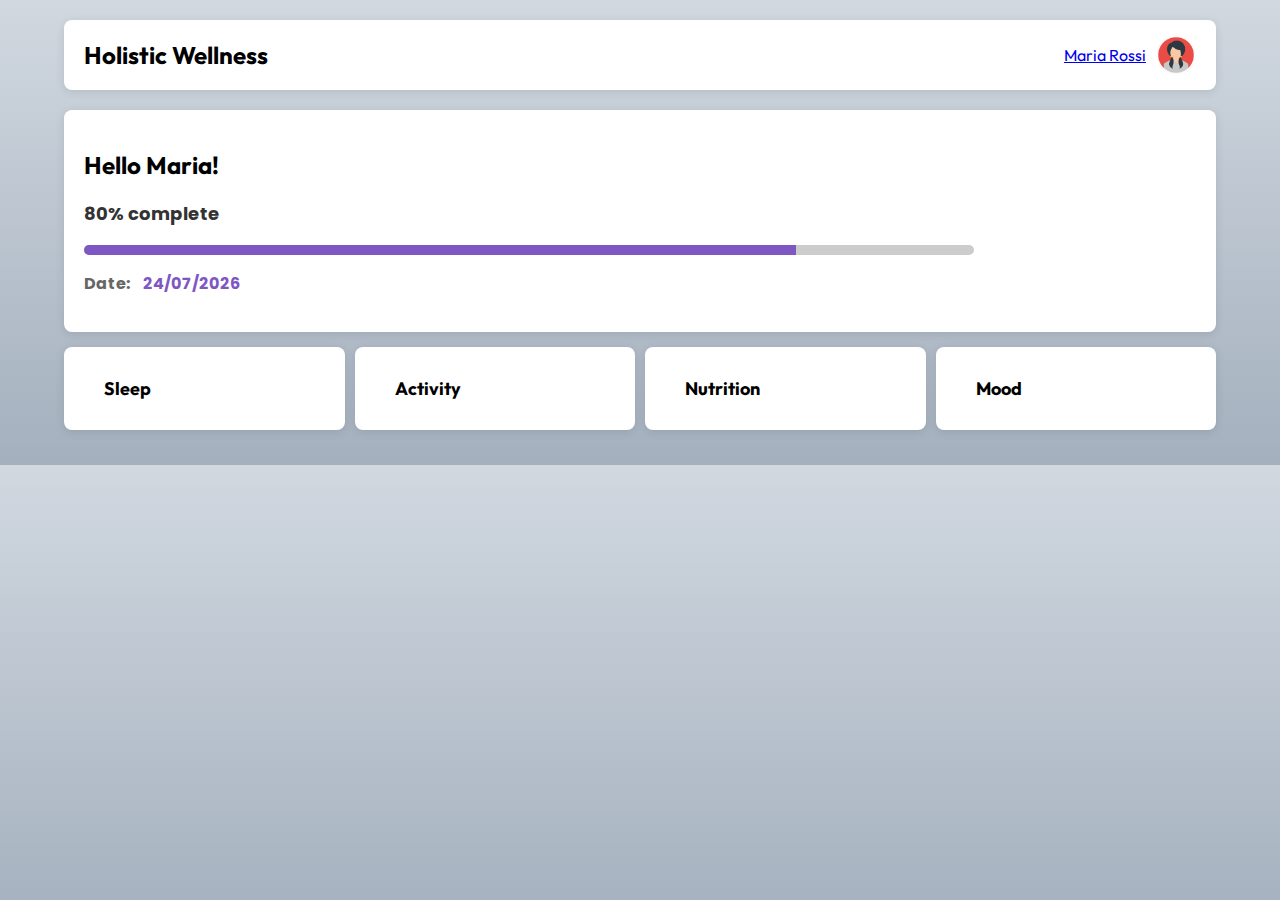
<file: index.html>
<!DOCTYPE html>
<html lang="en">
<head>
    <meta charset="UTF-8">
    <meta name="viewport" content="width=device-width, initial-scale=1.0">
    <title>Dashboard</title>
    <link href="https://fonts.googleapis.com/css?family=Outfit&display=swap" rel="stylesheet">
    <link href="https://fonts.googleapis.com/css2?family=Poppins:wght@600&display=swap" rel="stylesheet">
    <link rel="stylesheet" href="static/styles.css">  <!-- Link to external CSS -->
    <link rel="stylesheet" href="https://cdnjs.cloudflare.com/ajax/libs/font-awesome/6.4.2/css/all.min.css">

    <script>
        document.addEventListener("DOMContentLoaded", function() {
            const dateElement = document.getElementById("current-date");
            const today = new Date();
            const formattedDate = today.getDate().toString().padStart(2, '0') + "/" + (today.getMonth() + 1).toString().padStart(2, '0') + "/" + today.getFullYear();
            dateElement.textContent = formattedDate;
        });
    

        function toggleDropdown() {
            const dropdown = document.getElementById("nutritionDropdown");
            dropdown.style.display = (dropdown.style.display === "block") ? "none" : "block";
        }
        
        window.addEventListener("click", function(event) {
            const dropdown = document.getElementById("nutritionDropdown");
            const button = document.querySelector(".dropdown-button");
            if (!dropdown.contains(event.target) && !button.contains(event.target)) {
            dropdown.style.display = "none";
            }
        });

    </script>

</head>
<body>
    <div class="container">
        <div class="header">
            <h1>Holistic Wellness</h1>
            <div class="profile">
                <a href="newuser.html">Maria Rossi</a>
                <img src="images/profilepic.png">
            </div>
        </div>

        <div class="card">
            <h2>Hello Maria!</h2>
            <p class="progress-text">80% complete</p>
            <div class="progress-bar"><div></div></div>
            <p class="date-text">Date: <span id="current-date"></span></p>
        </div>

        <div class="card-container">
            <a href="sleep.html" class="card ">
                <div class="section"><b>Sleep</b></div>
            </a>
        
            <a href="activity.php" class="card">
                <div class="section"> <b>Activity</b>
                </div>
            </a>
        
            
            <div class="card nutrition-card">
                <button class="section dropdown-button" onclick="toggleDropdown()"> 
                 <b>Nutrition</b></button>
                <div class="dropdown-content" id="nutritionDropdown">
                  <a href="tracknutrition.html">Track Your Nutrition</a>
                  <a href="nutrition.php">Your Personalized Diet</a>
                </div>
              </div>
              
            <a href="mood.html" class="card">
                <div class="section"><b>Mood</b> 
                </div>
            </a>
            
        </div>

        
        
    </div>


    

    
</body>
</html>
</file>
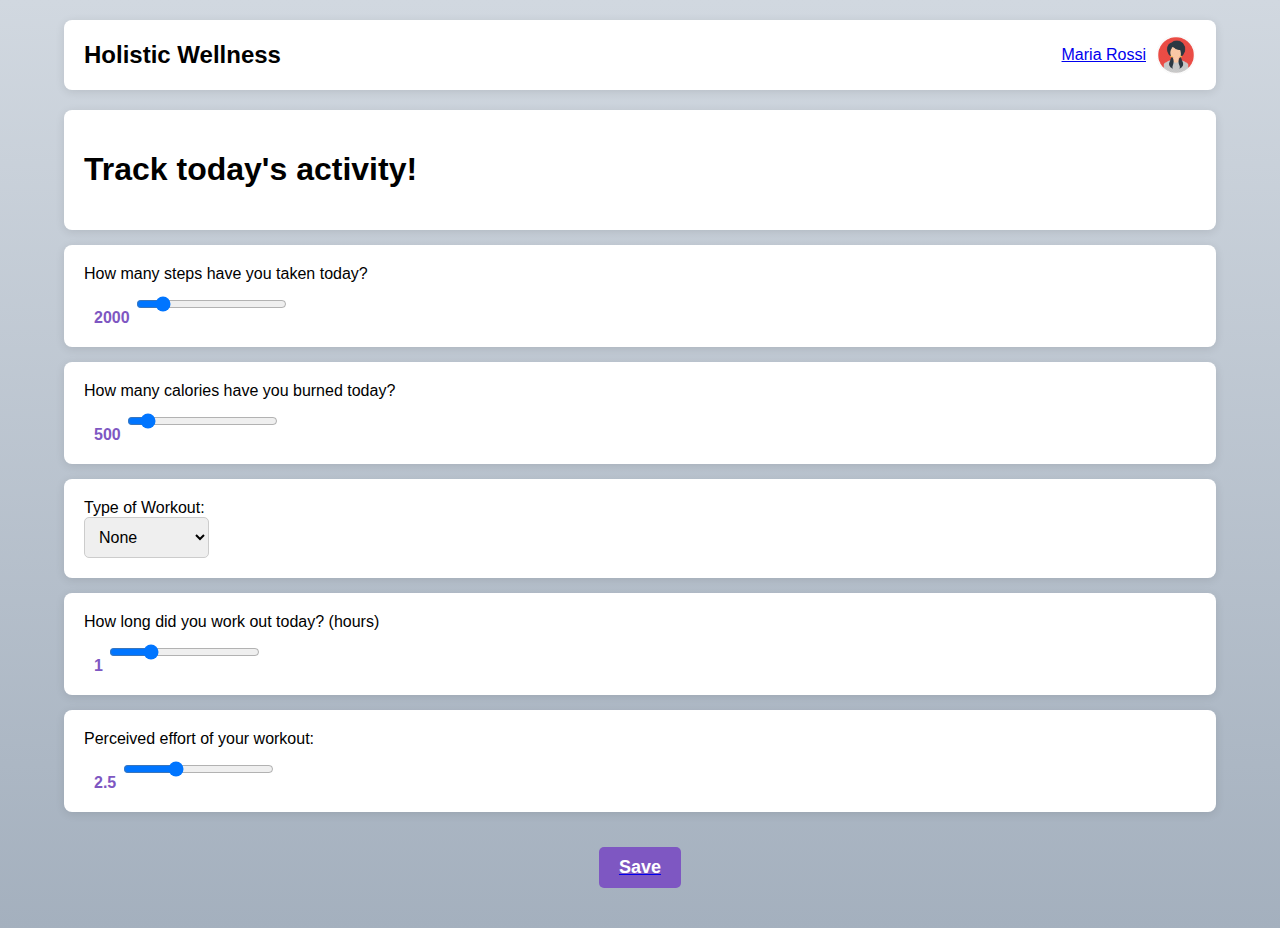
<file: activity.html>
<!DOCTYPE html>
<html lang="en">
<head>
    <meta charset="UTF-8">
    <meta name="viewport" content="width=device-width, initial-scale=1.0">
    
    <title>Sleep Tracker</title>
    <link rel="stylesheet" href="/static/styles.css">
</head>
<body>
    <div class="container">
        <div class="header">
            <h1>Holistic Wellness</h1>
            <div class="profile">
                <a href="#to do">Maria Rossi</a>
                <img src="images/profilepic.png">
            </div>
        </div>

        <section class="card">
            <h1>Track today's activity!</h1> 
        </section>

        
            <div class="card"> 
                <div class="section-title">How many steps have you taken today?</div>
                <span id="StepsTakenValue"> 2000</span>
                <input type="range" min="0" max="30000" value="2000"oninput="updateValue('StepsTakenValue', this.value)">
                
            </div>

            <div class="card"> 
                <div class="section-title">How many calories have you burned today?</div>
                <span id="CaloriesBurned"> 500</span>
                <input type="range" min="0" max="30000" value="500"oninput="updateValue('CaloriesBurned', this.value)">
            </div>
        

            <div class="card">
                <div class="section-title"> Type of Workout:</div>
                <select>
                    <option>None</option>
                    <option>MMA</option>
                    <option>Yoga</option>
                    <option>Pilates</option>
                    <option>Run</option>
                    <option>Hiit</option>
                    <option>Crossfit</option>
                    <option>Body Pump</option>
                    <option>Boxing</option>
                    <option>Spinning</option>
                </select>
            </div>

            <div class="card">
                <div class="section-title">How long did you work out today? (hours)</div>
                <span id="WorkoutDuration"> 1</span>
                <input type="range" min="0" max="5" value="1"oninput="updateValue('WorkoutDuration', this.value)">
            </div>

            <div class="card">
                <div class="section-title">Perceived effort of your workout:</div>
                <span id="WorkoutDuration">2.5</span>
                <input type="range" min="0" max="10" value="2.5"oninput="updateValue('WorkoutDuration', this.value)">
            </div>
        
            <a href="index.html"><button type="submit" class="okay-btn">Save</button></a>
    </div>
</body>
</file>
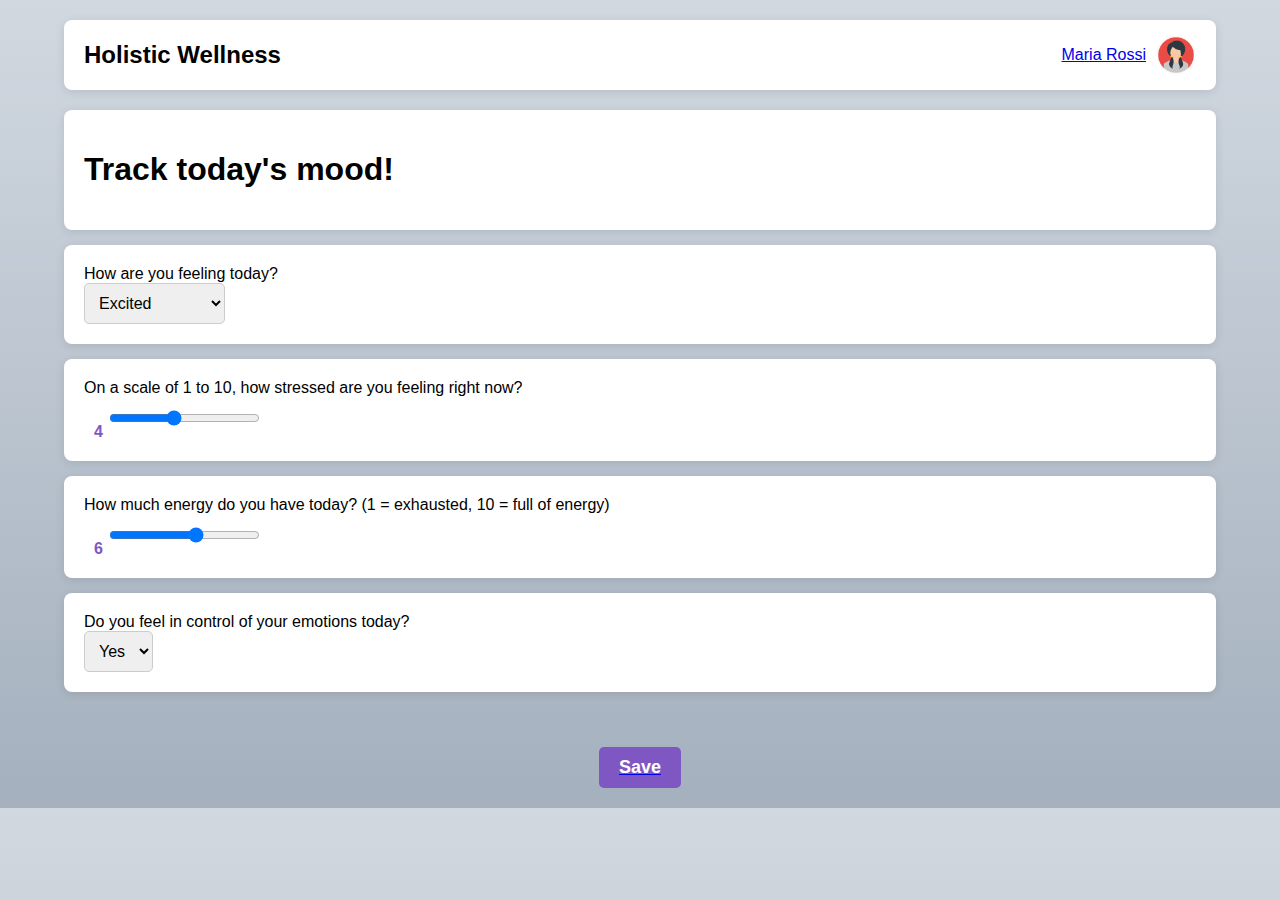
<file: mood.html>
<!DOCTYPE html>
<html lang="en">
<head>
    <meta charset="UTF-8">
    <meta name="viewport" content="width=device-width, initial-scale=1.0">
    <link rel="stylesheet" href="/static/styles.css">
    <title>Mood Tracker</title>
</head>
<body>
    <div>
        <div class="container">
            <div class="header">
                <h1>Holistic Wellness</h1>
                <div class="profile">
                    <a href="#to do">Maria Rossi</a>
                    <img src="images/profilepic.png">
                </div>
            </div>

            <section class="card">
                <h1>Track today's mood!</h1> 
            </section>

            <div class="card">
                <div class="section-title">How are you feeling today?</div>
                <select >
                    <option>Excited</option>
                    <option>Happy</option>
                    <option>Neutral</option>
                    <option>Stressed</option>
                    <option>Sad</option>
                    <option>Overwhelmed</option>
                    <option>Angry</option>
                </select>
            </div>

            <div class="card">
                <div class="section-title">On a scale of 1 to 10, how stressed are you feeling right now?</div>
                <span id="StressLevelValue">4</span>
                <input type="range" min="0" max="10" value="4">
            </div>

            <div class="card">
                <div class="section-title">How much energy do you have today? (1 = exhausted, 10 = full of energy)</div>
                <span id="StressLevelValue">6</span>
                <input type="range" min="0" max="10" value="6">
            </div>

            <div class="card">
                <div class="section-title">Do you feel in control of your emotions today?</div>
                <select>
                    <option>Yes</option>
                    <option>No</option>
                </select>
                
            </div>
        </div>

    </div>
    <a href="index.html"> <button class="okay-btn">Save</button></a>
</body>
</html>
</file>
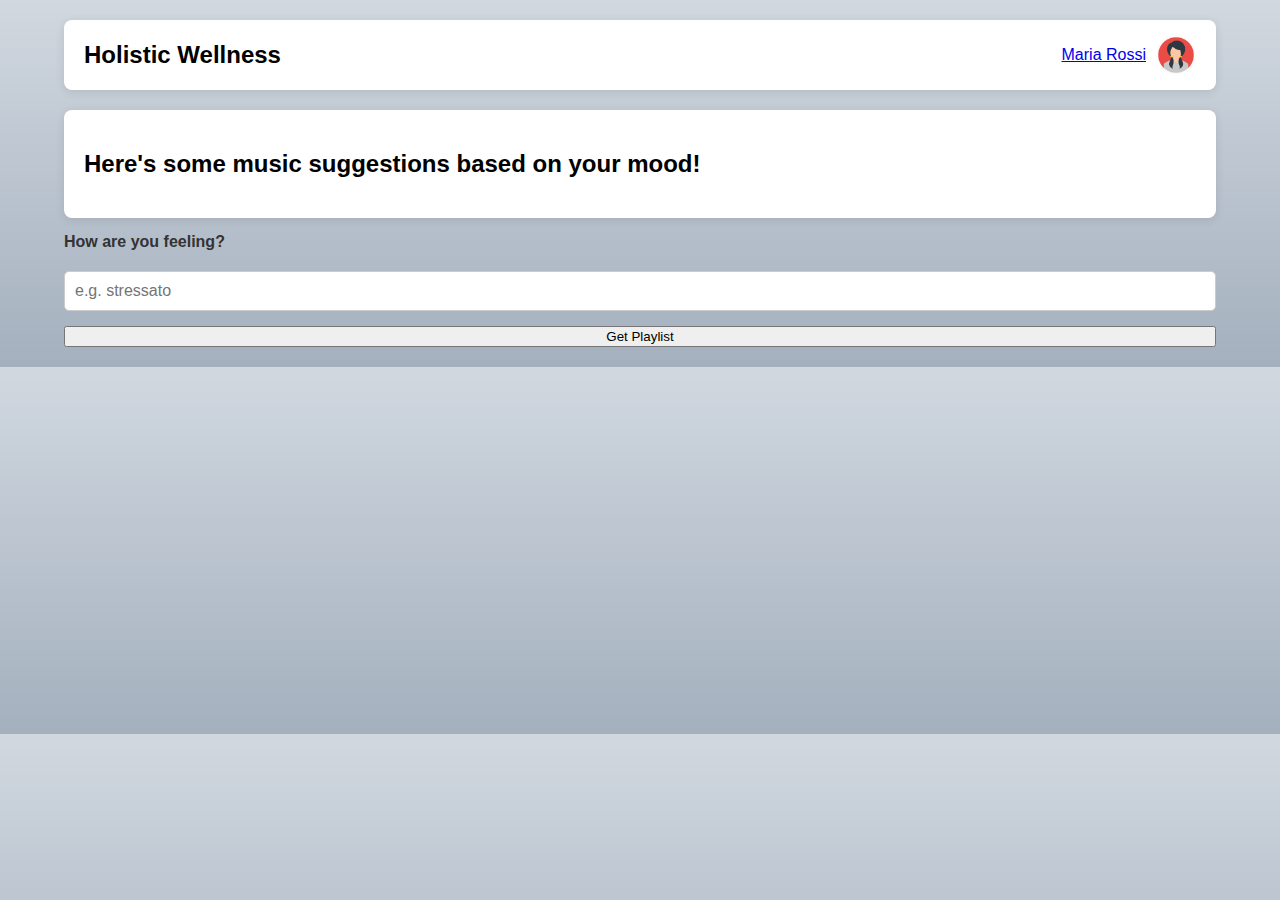
<file: music.html>
<!DOCTYPE html>
<html lang="en">
<head>
    <meta charset="UTF-8">
    <meta name="viewport" content="width=device-width, initial-scale=1.0">
    <title>Music Suggestions</title>
    <link rel="stylesheet" href="/static/styles.css">

</head>
<div class="container">
    <div class="header">
        <h1>Holistic Wellness</h1>
        <div class="profile">
            <a href="#to do">Maria Rossi</a>
            <img src="images/profilepic.png">
        </div>
    </div>

    <div class="card">
        <h2>Here's some music suggestions based on your mood!</h2></div>

        <form method="POST">
            <label for="mood">How are you feeling?</label>
            <input type="text" name="mood" id="mood" placeholder="e.g. stressato">
            <button type="submit">Get Playlist</button>
        </form>
    
    
    
    
<body>
    
</body>
</html>
</file>
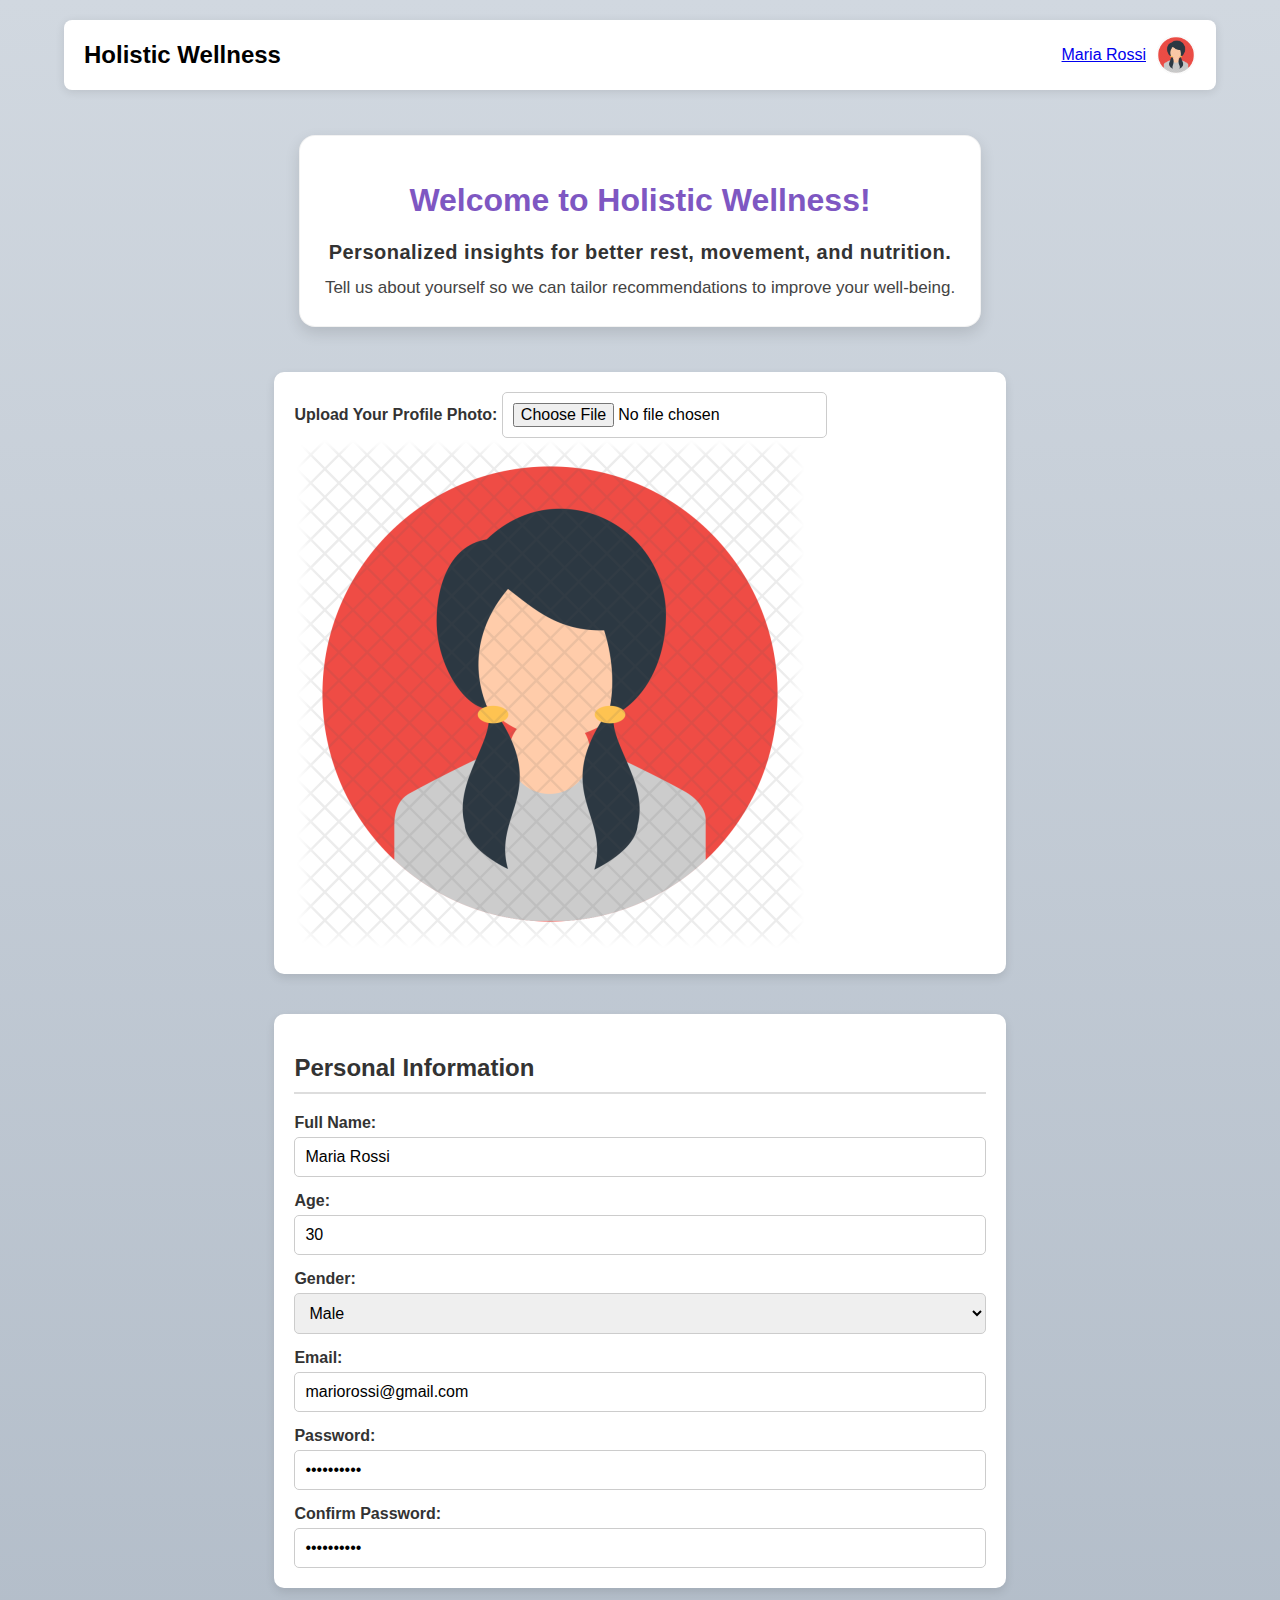
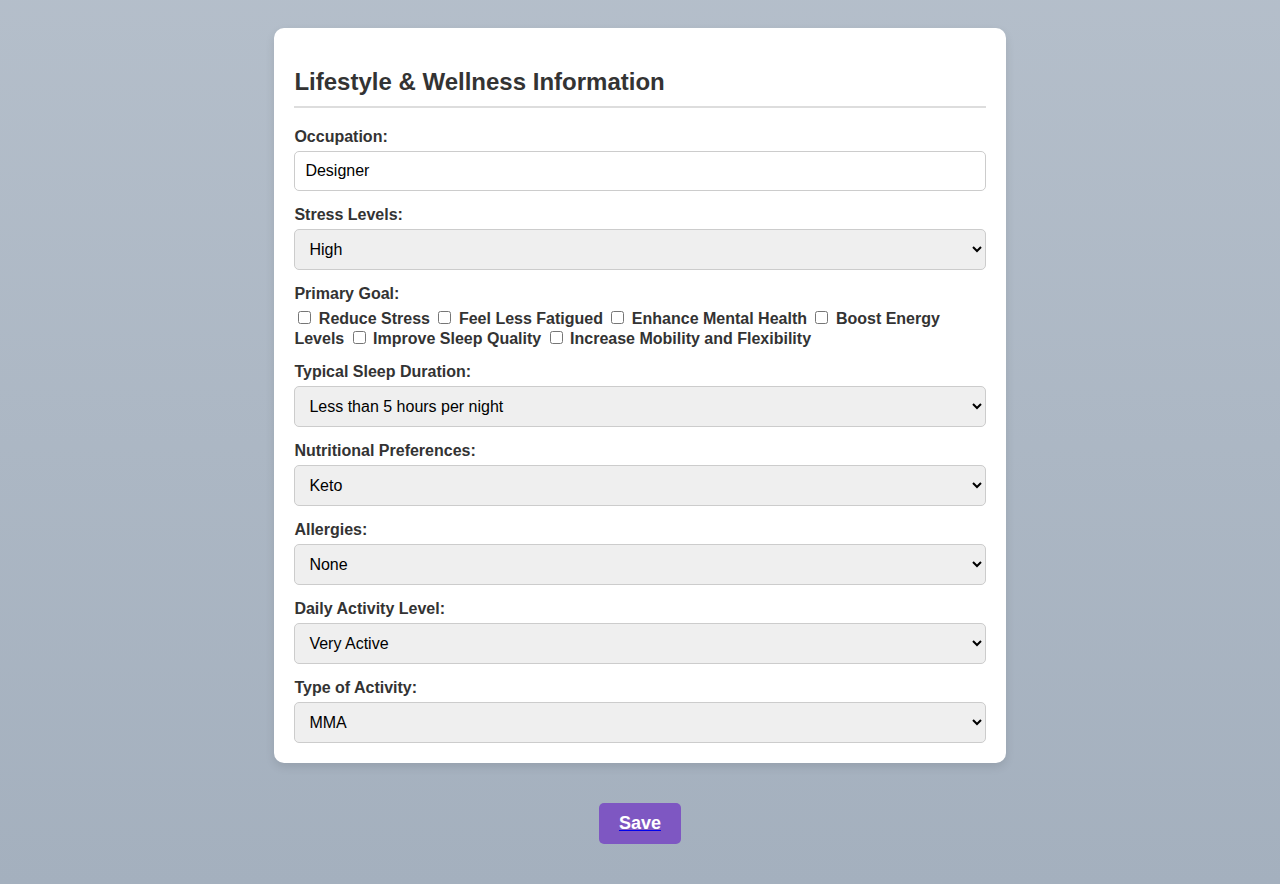
<file: newuser.html>
<!DOCTYPE html>
<html lang="en">
<head>
    <meta charset="UTF-8">
    <meta name="viewport" content="width=device-width, initial-scale=1.0">
    <title>Holistic Wellness</title>
    <link rel="stylesheet" href="/static/styles.css">
</head>
<body>
    <div class="container">
        <header class="header">
            <h1>Holistic Wellness</h1>
            <div class="profile">
                <a href="#">Maria Rossi</a>
                <img src="images/profilepic.png" alt="Profile Picture">
            </div>
        </header>

        <section class="welcome-card">
            <h1>Welcome to Holistic Wellness!</h1>
            <p class="subtitle">Personalized insights for better rest, movement, and nutrition.</p>
            <p class="description">Tell us about yourself so we can tailor recommendations to improve your well-being.</p>
        </section>

        <div class="form-section">
            <label for="profile-pic">Upload Your Profile Photo:</label>
            <input type="file" id="profile-pic" accept="image/*" onchange="previewImage(event)">
            <div class="image-preview">
                <img id="profile-pic-preview" src="images/profilepic.png" alt="Profile Picture">
            </div>
        </div>
        
        <section class="form-section">
            <h2>Personal Information</h2>
            <form>
                <div class="form-group">
                    <label>Full Name:</label>
                    <input type="text" value="Maria Rossi">
                </div>
                <div class="form-group">
                    <label>Age:</label>
                    <input type="number" value="30">
                </div>
                <div class="form-group">
                    <label>Gender:</label>
                    <select><option>Male</option>
                        <option>Female</option>
                    </select>
                </div>
                <div class="form-group">
                    <label>Email:</label>
                    <input type="email" value="mariorossi@gmail.com">
                </div>
                <div class="form-group">
                    <label>Password:</label>
                    <input type="password" value="**********">
                </div>
                <div class="form-group">
                    <label>Confirm Password:</label>
                    <input type="password" value="**********">
                </div>
            </form>
            
        </section>
        
        <section class="form-section">
            <h2>Lifestyle & Wellness Information</h2>
            <form>
                <div class="form-group">
                    <label>Occupation:</label>
                    <input type="text" value="Designer">
                </div>

                <div class="form-group">
                    <label>Stress Levels:</label>
                    <select>
                        <option>High</option>
                        <option>Moderate</option>
                        <option>Low</option>
                    </select>
                </div>
                
                <div class="form-group">
                    <label>Primary Goal:</label>
                    <div class="checkbox-group">
                        <label><input type="checkbox" name="primary-goal" value="Reduce Stress"> Reduce Stress</label>
                        <label><input type="checkbox" name="primary-goal" value="Feel Less Fatigued"> Feel Less Fatigued</label>
                        <label><input type="checkbox" name="primary-goal" value="Enhance Mental Health"> Enhance Mental Health</label>
                        <label><input type="checkbox" name="primary-goal" value="Boost Energy Levels"> Boost Energy Levels</label>
                        <label><input type="checkbox" name="primary-goal" value="Improve Sleep Quality"> Improve Sleep Quality</label>
                        <label><input type="checkbox" name="primary-goal" value="Increase Mobility and Flexibility"> Increase Mobility and Flexibility</label>
                    </div>
                </div>
                
                <div class="form-group">
                    <label>Typical Sleep Duration:</label>
                    <select>
                        <option>Less than 5 hours per night</option>
                        <option>Less than 7 hours per night</option>
                        <option>Less than 9 hours per night</option>
                        <option>More than 10 hours per night</option>
                    </select>
                </div>
                <div class="form-group">
                    <label>Nutritional Preferences:</label>
                    <select>
                        <option>Keto</option>
                        <option>Vegetarian</option>
                        <option>Vegan</option>
                        <option>Pescatarian</option>
                        <option>Paleo</option>
                    </select>
                </div>
                <div class="form-group">
                    <label>Allergies:</label>
                    <select>
                        <option>None</option>
                        <option>Gluten</option>
                        <option>Lactose</option>
                        <option>Nuts</option>
                        <option>Eggs</option>
                        <option>Fish</option>
                        <option>Shellfish</option>
                        <option>Soy</option>
                    </select>
                </div>
                
                <div class="form-group">
                    <label>Daily Activity Level:</label>
                    <select>
                        <option>Very Active</option>
                        <option>Moderately Active</option>
                        <option>Active</option>
                        <option>Lightly Active</option>
                        <option>Sedentary</option>
                    </select>
                </div>

                <div class="form-group">
                    <label>Type of Activity:</label>
                    <select><option>MMA</option>
                        <option>Yoga</option>
                        <option>Pilates</option>
                        <option>Run</option>
                        <option>Hiit</option>
                        <option>Crossfit</option>
                        <option>Body Pump</option>
                        <option>Boxing</option>
                        <option>Spinning</option></select>
                </div>
                
            
            </form>
        </section>
        <a href="index.html"><button type="submit" class="okay-btn">Save</button></a>
    </div>
</body>
</html>
</file>
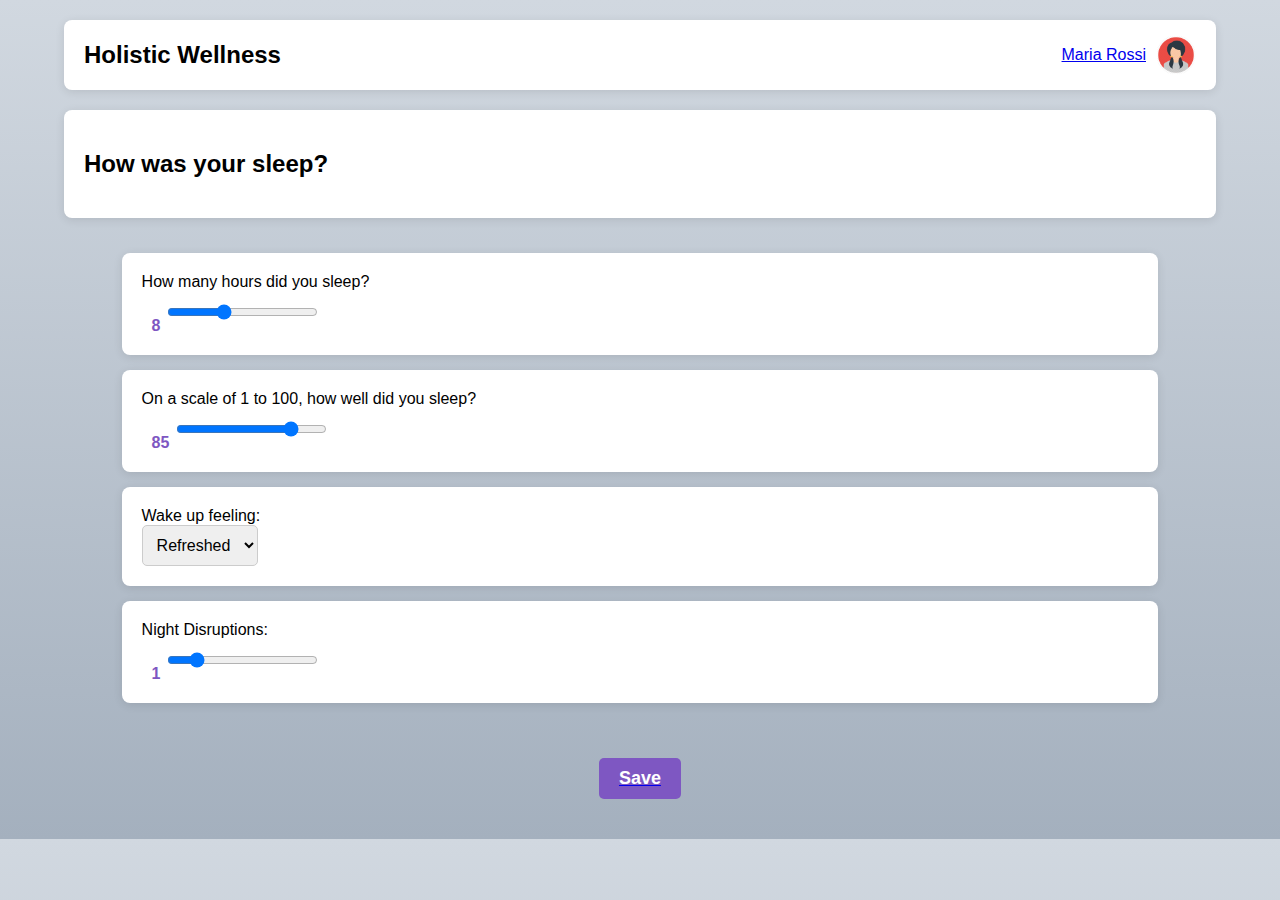
<file: sleep.html>
<!DOCTYPE html>
<html lang="en">
<head>
    <meta charset="UTF-8">
    <meta name="viewport" content="width=device-width, initial-scale=1.0">
    <title>Sleep Tracker</title>
    <link rel="stylesheet" href="/static/styles.css">
</head>
<body>
    <div class="container">
        <div class="header">
            <h1>Holistic Wellness</h1>
            <div class="profile">
                <a href="#to do">Maria Rossi</a>
                <img src="images/profilepic.png">
            </div>
        </div>
        

        <div class="card">
            <h2>How was your sleep?</h2>
        </div>
        
        <section class="container">
            
            <div class="card">
                <div class="section-title">How many hours did you sleep?</div>
                <span id="sleepHoursValue">8</span>
                <input type="range" min="0" max="24" value="8" oninput="updateValue('sleepHoursValue', this.value)">
                
            </div>
        
        
        
            <div class="card">
                <div class="section-title">On a scale of 1 to 100, how well did you sleep? </div>
                <span id="sleepQualityValue">85</span>
                <input type="range" min="0" max="100" value="85" oninput="updateValue('sleepQualityValue', this.value)">
            </div>
            
            <div class="card">
                <div class="section-title"> Wake up feeling:</div>
                <select>
                    <option>Refreshed</option>
                    <option>Tired</option>
                    <option>Neutral</option>
                </select>
            </div>


            <div class="card">
                <div class="section-title">Night Disruptions: </divclass></div>
                <span id="NightDisruptionsValue">1</span>
                <input type="range" min="0" max="10" value="1" oninput="updateValue('NightDisruptionsValue',this.value)">
            </div>
            
            
               
            
            
        

            

        </section>

    <script src="js/script.js"></script>
    <a href="index.html"><button type="submit" class="okay-btn">Save</button></a>
</body>
</file>
<file: static/styles.css>
body {
  font-family: 'Outfit', sans-serif;
  margin: 0;
  padding: 0;
  background: linear-gradient(to bottom, #d1d8e0, #a4b0be);
}


.welcome-card {
  font-family: 'Outfit', sans-serif;
  background: white;
  color: #7E57C2;
  padding: 25px;
  border-radius: 16px;  /* Smoother, modern rounded corners */
  box-shadow: 0px 6px 15px rgba(0, 0, 0, 0.12); /* Softer, more premium shadow */
  text-align: center;
  margin: 25px auto;
  max-width: 850px; /* Keeps it structured and centered */
  border: 1px solid rgba(0, 0, 0, 0.05); /* Light border for definition */
  transition: transform 0.2s ease-in-out; /* Adds a subtle hover effect */
}



.welcome-card:hover {
  transform: translateY(-3px); /* Lifts slightly on hover */
  box-shadow: 0px 8px 18px rgba(0, 0, 0, 0.15);
}


.subtitle {
  font-family: 'Outfit', sans-serif;
  font-size: 20px;  /* Slightly larger for better readability */
  color: #333;  /* Darker shade for contrast */
  font-weight: 600;  /* Slightly bolder for emphasis */
  margin: 10px 0;  /* More balanced spacing */
  letter-spacing: 0.5px;  /* Adds slight spacing for elegance */
}

.description {
  font-family: 'Outfit', sans-serif;
  font-size: 17px;  /* Slightly larger for better legibility */
  color: #444;  /* Darker and richer tone */
  font-weight: 400;
  margin-bottom: 15px;  /* More breathing room */
  line-height: 1.6;  /* Improves readability */
  max-width: 750px;  /* Keeps it structured and not too wide */
  margin: 0 auto;  /* Centers it for a clean look */
}

.container {
  width: 90%;
  display: flex;
  flex-direction: column;
  max-width: 1200px;
  margin: auto;
  padding: 20px;
}

.header {
  font-family: 'Outfit', sans-serif;
  display: flex;
  justify-content: space-between;
  align-items: center;
  background: white;
  padding: 15px 20px;
  border-radius: 8px;
  box-shadow: 0 2px 10px rgba(0, 0, 0, 0.1);
  margin-bottom: 20px;
}

.header h1 {
  font-family: 'Outfit', sans-serif;
  margin: 0;
  font-size: 24px;
}

.profile {
  font-family: 'Outfit', sans-serif;
  display: flex;
  align-items: center;
}

.profile img {
  width: 40px;
  height: 40px;
  border-radius: 50%;
  margin-left: 10px;
}

.card {
  background: white;
  padding: 20px;
  margin-bottom: 15px;
  border-radius: 8px;
  box-shadow: 0 2px 10px rgba(0, 0, 0, 0.1);
}

.progress-text {
  font-family: 'Poppins', sans-serif;
  font-size: 18px;
  font-weight: bold;
  color: #333;
}

.date-text {
  font-family: 'Poppins', sans-serif;
  font-size: 16px;
  font-weight: bold;
  color: #666;
}

.progress-bar {
  width: 80%;
  height: 10px;
  background: #ccc;
  border-radius: 5px;
  overflow: hidden;
  margin-top: 10px;
}

.progress-bar div {
  width: 80%;
  height: 100%;
  background: #7E57C2;
}

.section {
  all: unset;
  display: inline-block;
  padding: 10px 20px;
  border-radius: 12px;
  background-color: white;
  color: black;
  font-weight: 500;
  text-align: center;
  cursor: pointer;
  font-size: 18px;
  
}

.icon {
  font-size: 24px;
  margin-right: 10px;
  color: #7E57C2;
}


.card-container {
  display: flex;
  gap: 10px; /* Adds space between cards */
  flex-wrap: nowrap; /* Allows cards to wrap to the next line if they don't fit */
}

.card {
  flex: 1; /* Allows cards to grow and take equal space */
  min-width: 150px; /* Minimum width for each card */
}

.okay-btn {
  font-family: 'Outfit', sans-serif;
  display: block;
  margin: 20px auto;
  padding: 10px 20px;
  font-size: 18px;
  font-weight: bold;
  color: white;
  background-color: #7E57C2;
  border: none;
  border-radius: 5px;
  cursor: pointer;
  transition: background 0.3s ease;
}

.okay-btn:hover {
  background-color: #5e3ba2;
}

span {
  font-weight: bold;
  color: #7E57C2;
  margin-left: 10px;
  font-size: 16px;
}


.form-section {
  background: white;
  margin: 20px auto;
  padding: 20px;
  width: 60%;
  border-radius: 10px;
  box-shadow: 0px 0px 10px rgba(0, 0, 0, 0.1);
}

.form-section {
  background: white;
  padding: 20px;
  border-radius: 10px;
  box-shadow: 0px 4px 10px rgba(0, 0, 0, 0.1);
  margin-top: 20px;
}

.form-section h2 {
  color: #333;
  border-bottom: 2px solid #ddd;
  padding-bottom: 10px;
}

/* Form Styles */
form {
  display: grid;
  gap: 15px;
}

.form-group {
  display: flex;
  flex-direction: column;
}

label {
  font-weight: bold;
  margin-bottom: 5px;
  color: #333;
}

input, select {
  padding: 10px;
  border-radius: 5px;
  border: 1px solid #ccc;
  font-size: 16px;
}

.card-button {
  all: unset;
  display: inline-block;
  padding: 10px 20px;
  border-radius: 12px;
  background-color: white;
  color: black;
  font-weight: 500;
  text-align: center;
  cursor: pointer;
  font-size: 18px;

}

.card-button.icon {
  font-size: 24px;
  margin-right: 10px;
  color: #7E57C2;

}

.nutrition-card {
  position: relative; /* fondamentale per il dropdown assoluto */
}

.card-button {
  all: unset;
  display: inline-block;
  padding: 10px 20px;
  border-radius: 12px;
  background-color: white;
  color: black;
  font-weight: 500;
  text-align: center;
  cursor: pointer;
  font-size: 16px;
}

.dropdown-content {
  display: none;
  position: absolute;
  top: 110%;
  left: 50%;
  transform: translateX(-50%);
  background-color: white;
  box-shadow: 0 4px 8px rgba(0,0,0,0.1);
  padding: 10px 20px;
  border-radius: 12px;
  z-index: 100;
  min-width: 200px;
  text-align: center;
}

.dropdown-content a {
  display: block;
  text-decoration: none;
  padding: 6px 0;
  color: #5f2ebd;
  font-weight: 500;
}

.dropdown-content a:hover {
  text-decoration: underline;
}

.button{
  background-color: #7E57C2;
  color: white;
  border: none;
  border-radius: 6px;
  padding: 8px 14px;
  font-weight: bold;
  transition: background-color 0.3s ease;
}
</file>
